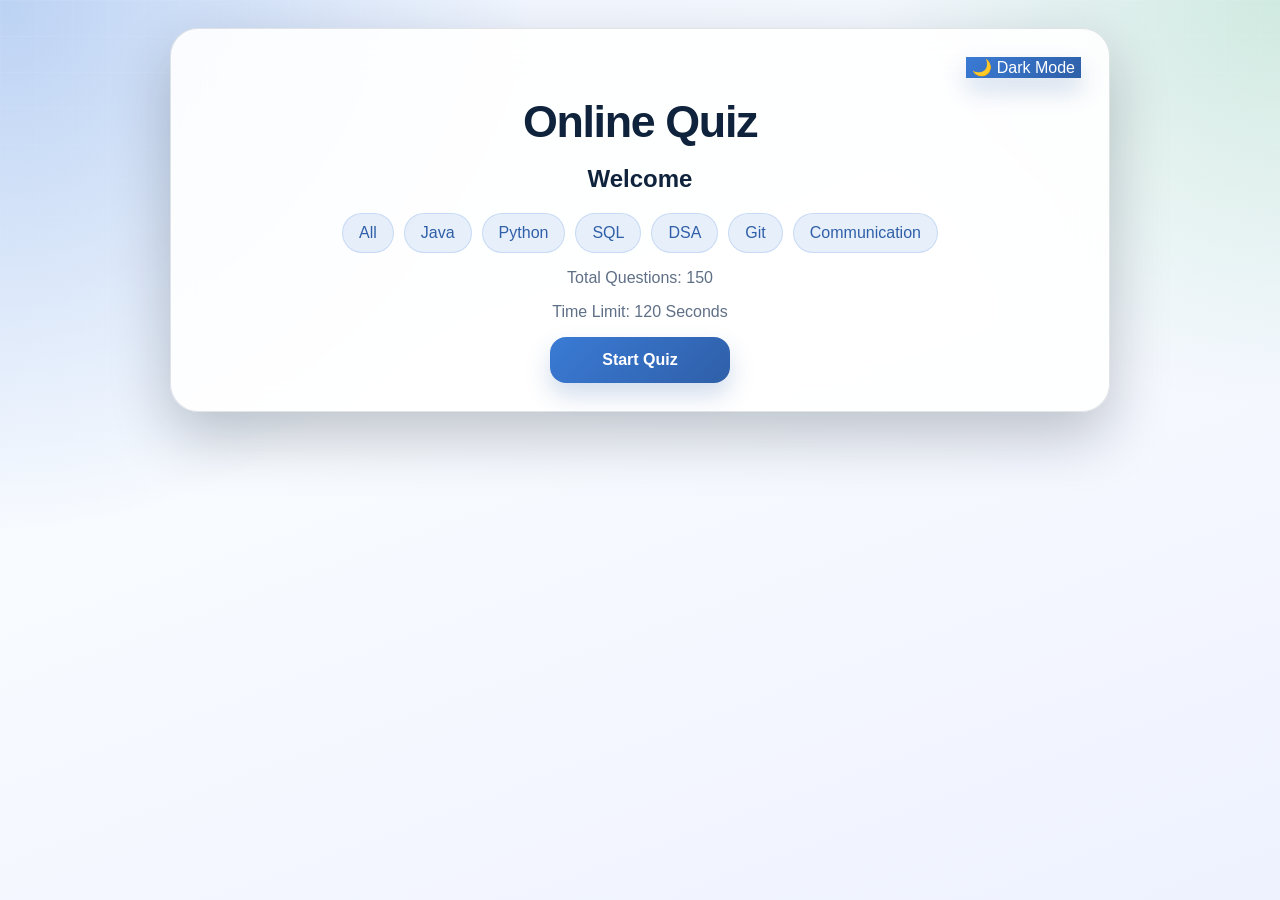
<file: index.html>
<!DOCTYPE html>
<html lang="en">

<head>

    <meta charset="UTF-8">

    <meta name="viewport"
          content="width=device-width, initial-scale=1.0">

    <title> Online Quiz</title>
    <link rel="stylesheet" href="css/style.css">

</head>

<body class="quiz-page">

<div class="container">

    <div class="dark-toggle">

        <button onclick="toggleDarkMode()">
            🌙 Dark Mode
        </button>

    </div>

    <h1> Online Quiz</h1>

    <!-- START SCREEN -->

    <div id="start-screen">

        <h2>Welcome</h2>
<div id="categories">

<button onclick="filterQuestions('All')">
All
</button>

<button onclick="filterQuestions('Java')">
Java
</button>

<button onclick="filterQuestions('Python')">
Python
</button>

<button onclick="filterQuestions('SQL')">
SQL
</button>

<button onclick="filterQuestions('DSA')">
DSA
</button>

<button onclick="filterQuestions('Git')">
Git
</button>

<button onclick="filterQuestions('Communication')">
Communication
</button>

</div>
        <p>Total Questions:
            <span id="total-questions"></span>
        </p>

        <p>Time Limit: 120 Seconds</p>

        <button id="start-btn">
            Start Quiz
        </button>

    </div>

    <!-- QUIZ SCREEN -->

    <div id="quiz-screen" style="display:none;">

        <div class="top-bar">

            <div id="timer">
                ⏰ 120
            </div>

            <div id="score">
                🏆 Score: 0
            </div>

            <div id="high-score">
                ⭐ High Score: 0
            </div>

        </div>

        <div id="progress-container">

            <div id="progress-bar"></div>

        </div>

        <div id="category"></div>

        <h2 id="question"></h2>

        <div id="options"></div>

        <div class="controls">

            <button id="prev-btn">
                Previous
            </button>

            <button id="skip-btn">
                Skip
            </button>

            <button id="next-btn">
                Next
            </button>

            <button id="finish-btn">
                Finish Quiz
            </button>

        </div>

    </div>

    <!-- RESULT SCREEN -->

    <div id="result-screen" style="display:none;">

        <h2>Quiz Finished 🎉</h2>

        <h1 id="final-score"></h1>

        <p id="percentage"></p>

        <p id="correct-count"></p>

        <p id="wrong-count"></p>

        <p id="attempted"></p>

        <p id="performance"></p>

        <button id="restart-btn">
            Restart Quiz
        </button>

    </div>

</div>

<script src="js/questions.js"></script>
<script src="js/quiz.js"></script>
</body>
</html>
</file>
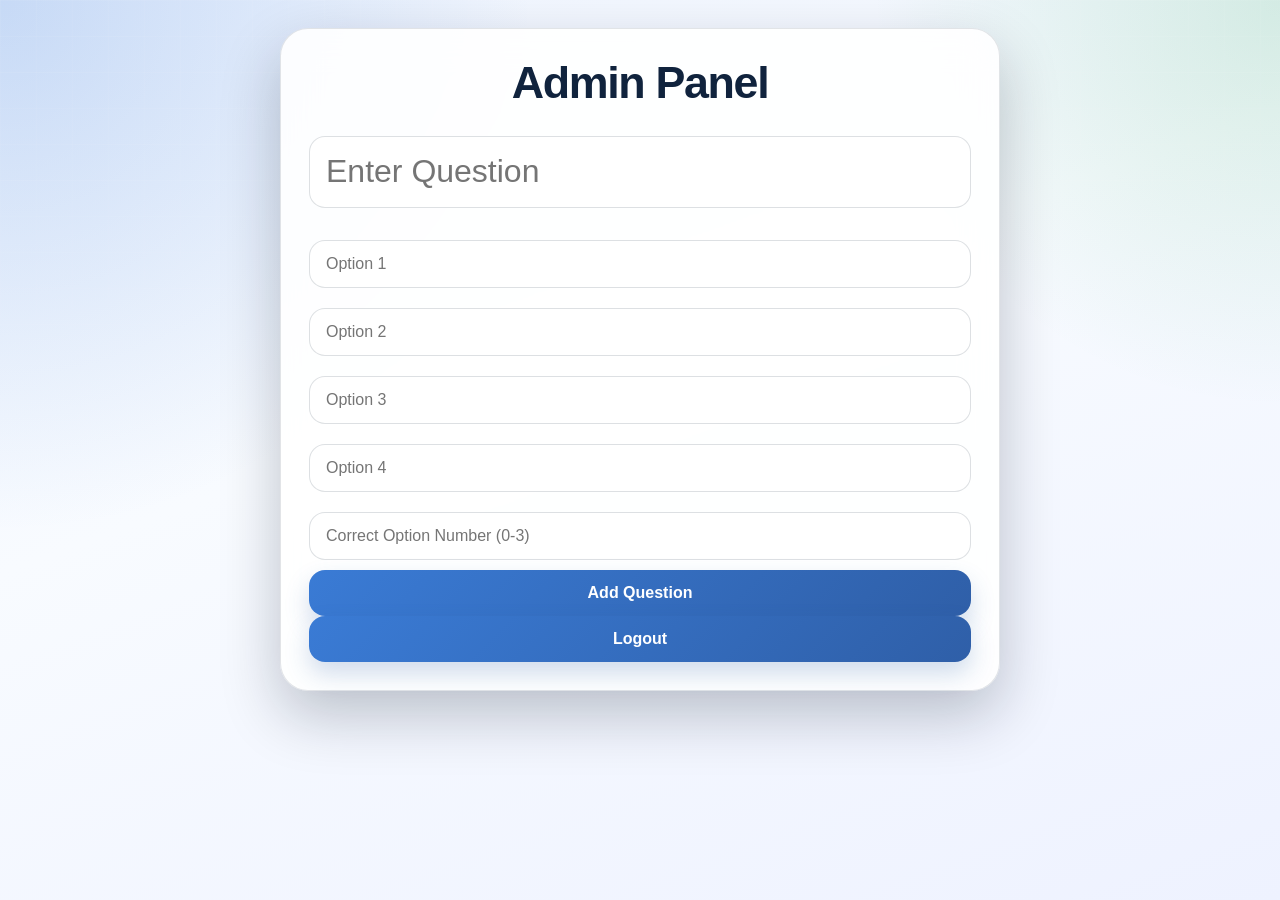
<file: admin.html>
<!DOCTYPE html>
<html lang="en">
<head>
    <meta charset="UTF-8">
    <meta name="viewport" content="width=device-width, initial-scale=1.0">
    <title>Admin Panel</title>
    <link rel="stylesheet" href="css/style.css">
</head>
<body class="admin-page">

<div class="container">
    <h1>Admin Panel</h1>

    <input type="text" id="question" placeholder="Enter Question">

    <input type="text" id="option1" placeholder="Option 1">
    <input type="text" id="option2" placeholder="Option 2">
    <input type="text" id="option3" placeholder="Option 3">
    <input type="text" id="option4" placeholder="Option 4">

    <input type="number" id="answer" placeholder="Correct Option Number (0-3)">

    <button onclick="addQuestion()">Add Question</button>
    <button onclick="logout()">
Logout
</button>
</div>

<script src="js/admin.js"></script>

</body>
</html>
</file>
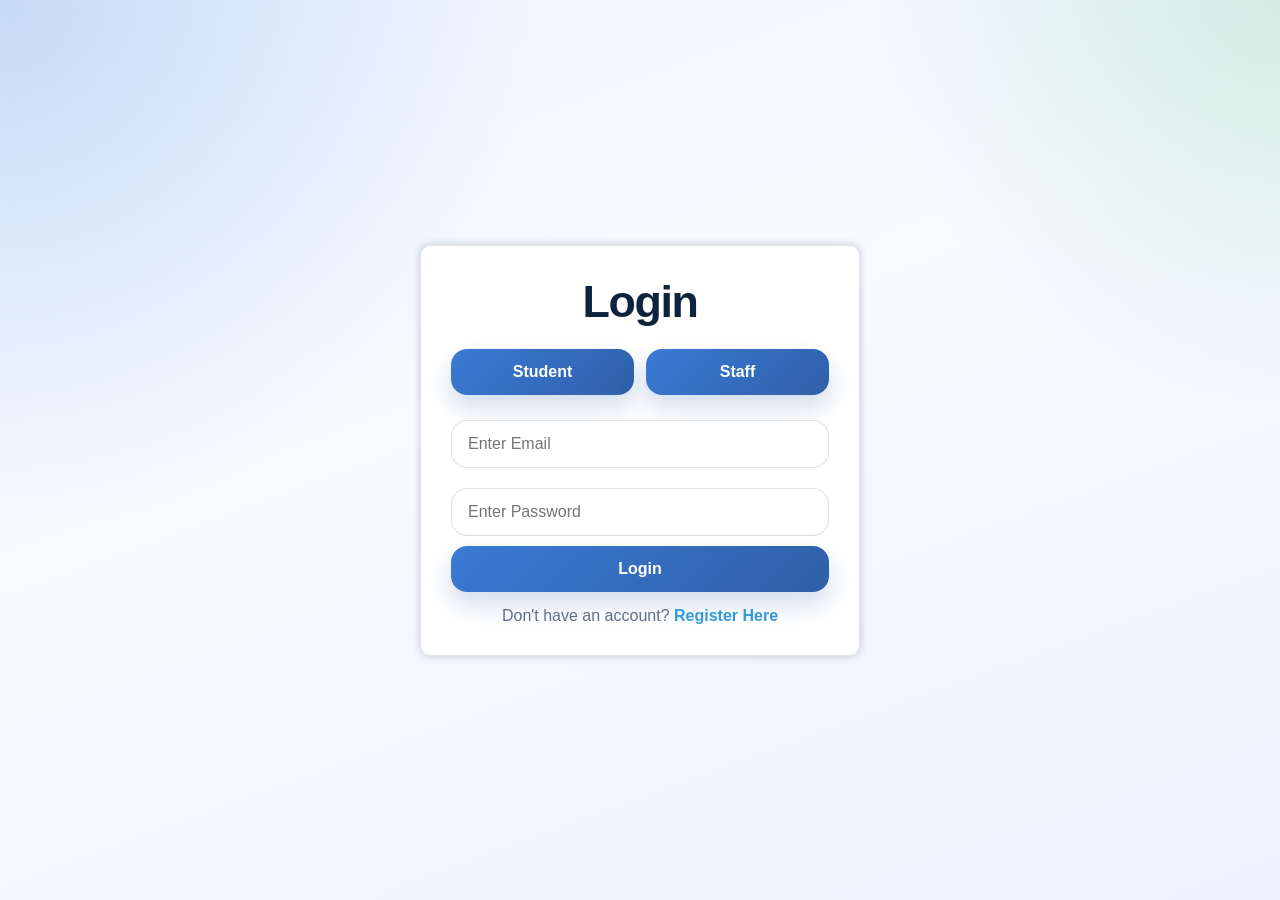
<file: login.html>
<!DOCTYPE html>
<html lang="en">

<head>

<meta charset="UTF-8">
<meta name="viewport"
content="width=device-width, initial-scale=1.0">

<title>Login</title>

<link rel="stylesheet"
href="css/style.css">

<style>

body{
font-family:Arial;
background:#f4f4f4;
display:flex;
justify-content:center;
align-items:center;
height:100vh;
}

.auth-box{
width:400px;
background:white;
padding:30px;
border-radius:10px;
box-shadow:0 0 10px rgba(0,0,0,0.2);
}

h1{
text-align:center;
margin-bottom:20px;
}

input{
width:100%;
padding:12px;
margin:10px 0;
border:1px solid #ccc;
border-radius:5px;
}

button{
width:100%;
padding:12px;
border:none;
background:#3498db;
color:white;
border-radius:5px;
cursor:pointer;
font-size:16px;
}

button:hover{
opacity:0.9;
}

.link{
text-align:center;
margin-top:15px;
}

a{
text-decoration:none;
color:#3498db;
}

.role-select{
display:flex;
gap:10px;
margin-bottom:15px;
}

.role-select button{
flex:1;
}

.student-btn{
background:#27ae60;
}

.staff-btn{
background:#8e44ad;
}

</style>

</head>

<body class="auth-page">

<div class="auth-box">

<h1>Login</h1>

<div class="role-select">

<button class="student-btn"
onclick="setRole('student')">

Student

</button>

<button class="staff-btn"
onclick="setRole('staff')">

Staff

</button>

</div>

<input type="email"
id="email"
placeholder="Enter Email">

<input type="password"
id="password"
placeholder="Enter Password">

<button onclick="login()">
Login
</button>

<div class="link">

Don't have an account?

<a href="register.html">
Register Here
</a>

</div>

</div>

<script src="js/login.js"></script>

</body>
</html>
</file>
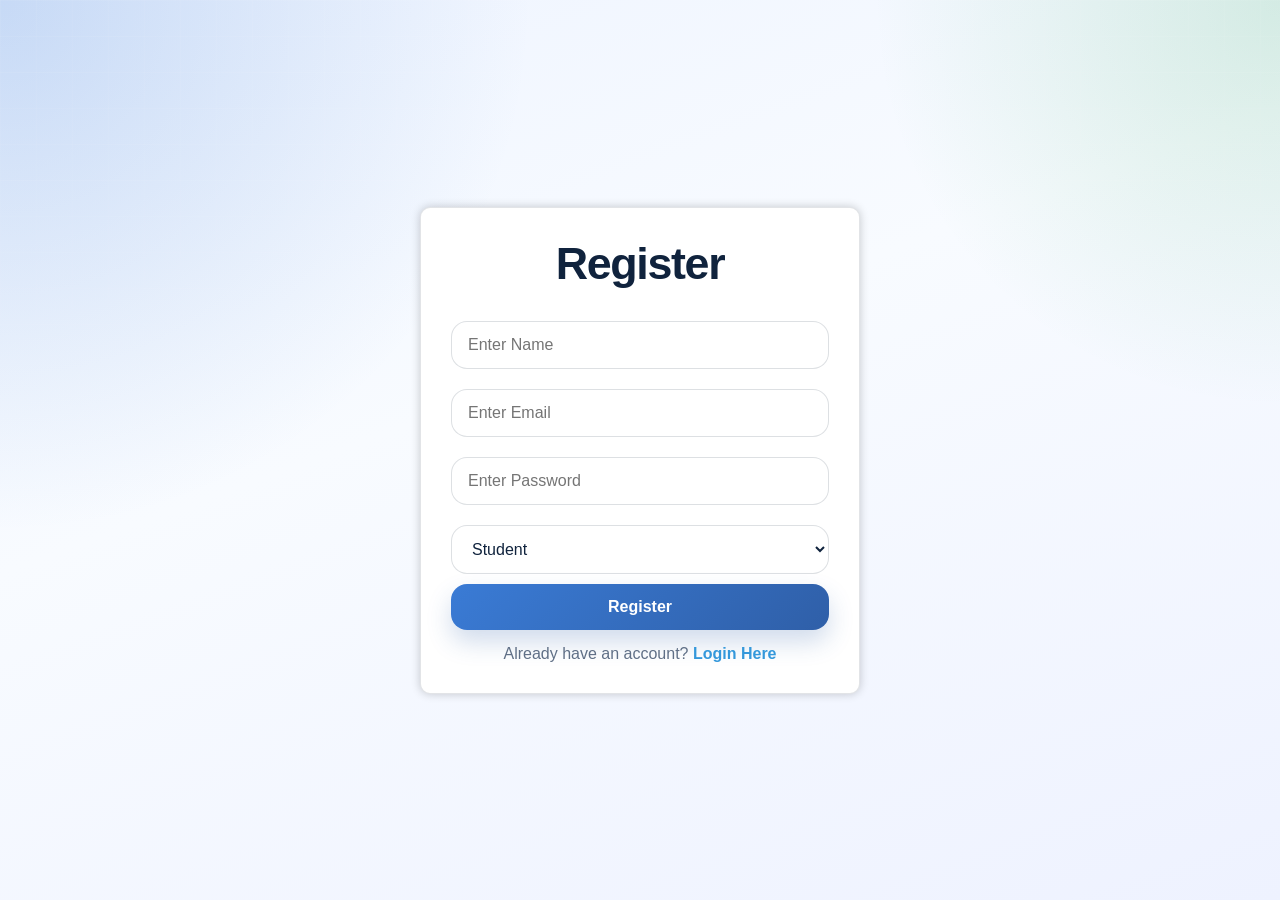
<file: register.html>
<!DOCTYPE html>
<html lang="en">

<head>

<meta charset="UTF-8">
<meta name="viewport"
content="width=device-width, initial-scale=1.0">

<title>Register</title>

<link rel="stylesheet"
href="css/style.css">

<style>

body{
font-family:Arial;
background:#f4f4f4;
display:flex;
justify-content:center;
align-items:center;
height:100vh;
}

.auth-box{
width:400px;
background:white;
padding:30px;
border-radius:10px;
box-shadow:0 0 10px rgba(0,0,0,0.2);
}

h1{
text-align:center;
margin-bottom:20px;
}

input{
width:100%;
padding:12px;
margin:10px 0;
border:1px solid #ccc;
border-radius:5px;
}

button{
width:100%;
padding:12px;
border:none;
background:#3498db;
color:white;
border-radius:5px;
cursor:pointer;
font-size:16px;
}

button:hover{
opacity:0.9;
}

.link{
text-align:center;
margin-top:15px;
}

a{
text-decoration:none;
color:#3498db;
}

select{
width:100%;
padding:12px;
margin:10px 0;
border:1px solid #ccc;
border-radius:5px;
}

</style>

</head>

<body class="auth-page">

<div class="auth-box">

<h1>Register</h1>

<input type="text"
id="name"
placeholder="Enter Name">

<input type="email"
id="email"
placeholder="Enter Email">

<input type="password"
id="password"
placeholder="Enter Password">

<select id="role">

<option value="student">
Student
</option>

<option value="staff">
Staff
</option>

</select>

<button onclick="register()">
Register
</button>

<div class="link">

Already have an account?

<a href="login.html">
Login Here
</a>

</div>

</div>

<script src="js/register.js"></script>

</body>
</html>
</file>
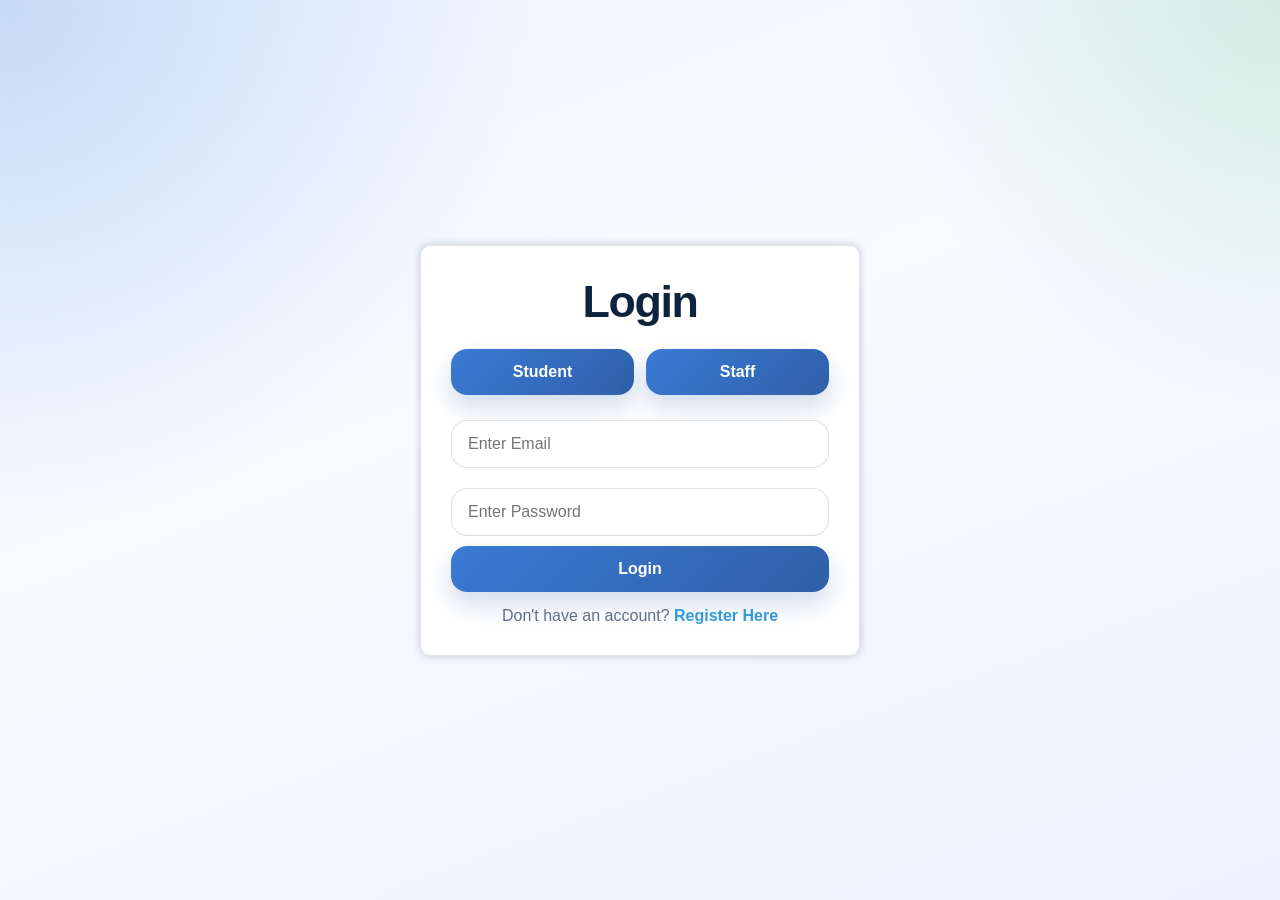
<file: result.html>
<!DOCTYPE html>
<html lang="en">

<head>

<meta charset="UTF-8">

<meta name="viewport"
content="width=device-width, initial-scale=1.0">

<title>Quiz Result</title>

<link rel="stylesheet"
href="css/style.css">

<style>

*{
margin:0;
padding:0;
box-sizing:border-box;
}

body{
font-family:Arial,sans-serif;
background:#f4f4f4;
transition:0.4s;
}

body.dark{
background:#121212;
color:white;
}

.container{
width:90%;
max-width:750px;
margin:40px auto;
background:white;
padding:30px;
border-radius:12px;
box-shadow:0 0 10px rgba(0,0,0,0.2);
text-align:center;
transition:0.4s;
}

body.dark .container{
background:#1f1f1f;
color:white;
}

.top-bar{
display:flex;
justify-content:space-between;
align-items:center;
margin-bottom:20px;
flex-wrap:wrap;
}

button{
padding:12px 20px;
border:none;
border-radius:8px;
cursor:pointer;
font-size:15px;
margin:10px;
}

.play-btn{
background:green;
color:white;
}

.logout-btn{
background:#e74c3c;
color:white;
}

.dark-btn{
background:#2c3e50;
color:white;
}

.result-box{
margin-top:20px;
padding:25px;
background:#f9f9f9;
border-radius:10px;
}

body.dark .result-box{
background:#2b2b2b;
}

.result-box p{
margin:15px 0;
font-size:18px;
}

.score{
font-size:45px;
font-weight:bold;
color:green;
margin:20px 0;
}

.performance{
font-size:24px;
font-weight:bold;
margin-top:20px;
}

.mode-box{
display:inline-block;
background:#3498db;
color:white;
padding:10px 20px;
border-radius:20px;
margin-top:10px;
font-weight:bold;
}

.stats{
display:grid;
grid-template-columns:1fr 1fr;
gap:15px;
margin-top:20px;
}

.stat-card{
background:white;
padding:20px;
border-radius:10px;
box-shadow:0 0 5px rgba(0,0,0,0.1);
}

body.dark .stat-card{
background:#3a3a3a;
}

.stat-card h3{
margin-bottom:10px;
}

@media(max-width:600px){

.stats{
grid-template-columns:1fr;
}

}

</style>

</head>

<body class="result-page">

<div class="container">

<div class="top-bar">

<button class="dark-btn"
onclick="toggleDarkMode()">

🌙 Dark Mode

</button>

<button class="logout-btn"
onclick="logout()">

Logout

</button>

</div>

<h1>Quiz Result 🎉</h1>

<div class="result-box">

<h2 id="student-name"></h2>

<h3 id="student-email"></h3>

<div class="mode-box"
id="mode">

</div>

<div class="score"
id="score">

</div>

<div class="stats">

<div class="stat-card">

<h3>Percentage</h3>

<p id="percentage"></p>

</div>

<div class="stat-card">

<h3>Correct Answers</h3>

<p id="correct"></p>

</div>

<div class="stat-card">

<h3>Wrong Answers</h3>

<p id="wrong"></p>

</div>

<div class="stat-card">

<h3>Attempted</h3>

<p id="attempted"></p>

</div>

<div class="stat-card">

<h3>High Score</h3>

<p id="high-score"></p>

</div>

<div class="stat-card">

<h3>Performance</h3>

<p class="performance"
id="performance">

</p>

</div>

</div>

</div>

<a href="index.html">

<button class="play-btn">

Play Again

</button>

</a>

</div>

<script src="js/result.js"></script>

</body>
</html>
</file>
<file: css/style.css>
:root {
    --bg-1: #07111f;
    --bg-2: #102846;
    --surface: rgba(255, 255, 255, 0.9);
    --surface-strong: #ffffff;
    --surface-soft: rgba(255, 255, 255, 0.72);
    --text: #10233d;
    --muted: #5f6f86;
    --primary: #3a7bd5;
    --primary-strong: #2f5fa8;
    --success: #1f9d55;
    --danger: #d64545;
    --warning: #f59e0b;
    --border: rgba(16, 35, 61, 0.12);
    --shadow: 0 24px 60px rgba(6, 18, 33, 0.24);
}

* {
    box-sizing: border-box;
}

html {
    min-height: 100%;
}

body {
    margin: 0;
    min-height: 100vh;
    font-family: "Trebuchet MS", "Segoe UI", sans-serif;
    color: var(--text);
    background:
        radial-gradient(circle at top left, rgba(58, 123, 213, 0.28), transparent 34%),
        radial-gradient(circle at top right, rgba(31, 157, 85, 0.18), transparent 26%),
        linear-gradient(160deg, #eef4ff 0%, #f8fbff 42%, #eef2ff 100%);
    background-attachment: fixed;
}

body::before {
    content: "";
    position: fixed;
    inset: 0;
    pointer-events: none;
    background-image:
        linear-gradient(rgba(255, 255, 255, 0.22) 1px, transparent 1px),
        linear-gradient(90deg, rgba(255, 255, 255, 0.18) 1px, transparent 1px);
    background-size: 36px 36px;
    mask-image: linear-gradient(to bottom, rgba(0, 0, 0, 0.7), transparent 92%);
    opacity: 0.45;
}

body.dark {
    color: #e7edf8;
    background:
        radial-gradient(circle at top left, rgba(58, 123, 213, 0.28), transparent 34%),
        radial-gradient(circle at top right, rgba(31, 157, 85, 0.18), transparent 26%),
        linear-gradient(160deg, #07111f 0%, #0d1730 48%, #101c3b 100%);
}

body.dark::before {
    opacity: 0.2;
}

body.auth-page {
    display: grid;
    place-items: center;
    padding: 24px;
}

body.result-page,
body.quiz-page,
body.admin-page {
    padding: 28px 16px 40px;
}

.container,
.auth-box {
    position: relative;
    z-index: 1;
    background: var(--surface);
    border: 1px solid var(--border);
    box-shadow: var(--shadow);
    backdrop-filter: blur(18px);
}

body.dark .container,
body.dark .auth-box {
    background: rgba(13, 23, 48, 0.88);
    border-color: rgba(255, 255, 255, 0.1);
}

.container {
    width: min(100%, 940px);
    margin: 0 auto;
    padding: 28px;
    border-radius: 28px;
}

.auth-box {
    width: min(100%, 440px);
    margin: 0 auto;
    padding: 32px;
    border-radius: 28px;
}

h1,
h2,
h3 {
    margin-top: 0;
    color: inherit;
}

h1 {
    text-align: center;
    font-size: clamp(2rem, 4vw, 2.8rem);
    letter-spacing: -0.03em;
    margin-bottom: 18px;
}

.auth-box h1 {
    margin-bottom: 22px;
}

.dark-toggle {
    display: flex;
    justify-content: flex-end;
    margin-bottom: 18px;
}

.dark-toggle button,
#start-btn,
#restart-btn,
.controls button,
.auth-box button,
#categories button,
.play-btn,
.logout-btn,
.dark-btn,
.student-btn,
.staff-btn,
.admin-page button {
    border: none;
    cursor: pointer;
    transition: transform 0.18s ease, box-shadow 0.18s ease, opacity 0.18s ease, background 0.18s ease;
    font: inherit;
}

button:hover {
    transform: translateY(-1px);
}

button:active {
    transform: translateY(0);
}

.dark-toggle button,
.controls button,
.auth-box button,
#start-btn,
#restart-btn,
.play-btn,
.logout-btn,
.dark-btn,
.student-btn,
.staff-btn,
.admin-page button {
    color: #fff;
    background: linear-gradient(135deg, var(--primary), var(--primary-strong));
    box-shadow: 0 12px 24px rgba(47, 95, 168, 0.22);
}

.logout-btn {
    background: linear-gradient(135deg, #ef6b68, #c93b3b);
}

.dark-btn {
    background: linear-gradient(135deg, #24364f, #111d2f);
}

.play-btn {
    display: inline-block;
    text-decoration: none;
    padding: 14px 24px;
    border-radius: 16px;
    margin-top: 22px;
}

.auth-box input,
.auth-box select,
.admin-page input,
.admin-page select,
.container input,
.container select {
    width: 100%;
    padding: 14px 16px;
    margin: 10px 0;
    border: 1px solid rgba(16, 35, 61, 0.14);
    border-radius: 16px;
    background: rgba(255, 255, 255, 0.9);
    color: var(--text);
    font: inherit;
    outline: none;
}

body.dark .auth-box input,
body.dark .auth-box select,
body.dark .admin-page input,
body.dark .admin-page select,
body.dark .container input,
body.dark .container select {
    background: rgba(255, 255, 255, 0.06);
    border-color: rgba(255, 255, 255, 0.12);
    color: #e7edf8;
}

.auth-box input:focus,
.auth-box select:focus,
.admin-page input:focus,
.admin-page select:focus,
.container input:focus,
.container select:focus {
    border-color: rgba(58, 123, 213, 0.55);
    box-shadow: 0 0 0 4px rgba(58, 123, 213, 0.12);
}

.link {
    text-align: center;
    margin-top: 18px;
    color: var(--muted);
}

a {
    color: var(--primary-strong);
    text-decoration: none;
    font-weight: 700;
}

a:hover {
    text-decoration: underline;
}

.role-select {
    display: grid;
    grid-template-columns: repeat(2, minmax(0, 1fr));
    gap: 12px;
    margin-bottom: 8px;
}

.student-btn {
    background: linear-gradient(135deg, #1f9d55, #117741);
}

.staff-btn {
    background: linear-gradient(135deg, #8e44ad, #6b2d87);
}

#categories {
    display: flex;
    flex-wrap: wrap;
    justify-content: center;
    gap: 10px;
    margin: 18px 0 12px;
}

#categories button {
    width: auto;
    padding: 10px 16px;
    border-radius: 999px;
    background: rgba(58, 123, 213, 0.12);
    color: var(--primary-strong);
    border: 1px solid rgba(58, 123, 213, 0.18);
    box-shadow: none;
}

#categories button:hover {
    background: rgba(58, 123, 213, 0.2);
}

#start-screen,
#result-screen {
    text-align: center;
}

#start-screen p,
.result-box p,
.top-bar div,
.mode-box {
    color: var(--muted);
}

.top-bar {
    display: grid;
    grid-template-columns: repeat(auto-fit, minmax(160px, 1fr));
    gap: 12px;
    margin-bottom: 18px;
}

.top-bar div {
    padding: 14px 16px;
    border-radius: 18px;
    background: rgba(255, 255, 255, 0.55);
    border: 1px solid rgba(16, 35, 61, 0.08);
    text-align: center;
    font-weight: 700;
}

body.dark .top-bar div {
    background: rgba(255, 255, 255, 0.05);
    border-color: rgba(255, 255, 255, 0.08);
}

#progress-container {
    width: 100%;
    height: 14px;
    background: rgba(16, 35, 61, 0.1);
    border-radius: 999px;
    overflow: hidden;
    margin-bottom: 20px;
}

#progress-bar {
    height: 100%;
    width: 0%;
    border-radius: inherit;
    background: linear-gradient(90deg, #22c55e, #3a7bd5);
    transition: width 0.3s ease;
}

#category {
    display: inline-flex;
    align-items: center;
    gap: 8px;
    padding: 8px 14px;
    margin-bottom: 12px;
    border-radius: 999px;
    background: rgba(245, 158, 11, 0.14);
    color: #9a5a00;
    font-weight: 700;
}

body.dark #category {
    color: #ffd08a;
    background: rgba(245, 158, 11, 0.18);
}

#question {
    margin: 10px 0 22px;
    font-size: clamp(1.35rem, 2.6vw, 2rem);
    line-height: 1.3;
}

#options {
    display: grid;
    gap: 12px;
}

#options button {
    width: 100%;
    padding: 16px 18px;
    border-radius: 18px;
    text-align: left;
    background: rgba(58, 123, 213, 0.12);
    color: var(--text);
    border: 1px solid rgba(58, 123, 213, 0.15);
}

#options button:hover {
    background: rgba(58, 123, 213, 0.2);
}

.correct {
    background: rgba(31, 157, 85, 0.16) !important;
    border-color: rgba(31, 157, 85, 0.38) !important;
    color: #11653b !important;
}

.wrong {
    background: rgba(214, 69, 69, 0.16) !important;
    border-color: rgba(214, 69, 69, 0.38) !important;
    color: #9d2424 !important;
}

.controls {
    display: grid;
    grid-template-columns: repeat(4, minmax(0, 1fr));
    gap: 12px;
    margin-top: 22px;
}

.controls button,
#start-btn,
#restart-btn,
.auth-box button,
.admin-page button {
    width: 100%;
    padding: 14px 16px;
    border-radius: 16px;
    font-weight: 700;
}

#start-btn,
#restart-btn {
    display: inline-block;
    width: auto;
    min-width: 180px;
}

.result-box {
    margin-top: 18px;
    padding: 24px;
    border-radius: 22px;
    background: rgba(255, 255, 255, 0.58);
    border: 1px solid rgba(16, 35, 61, 0.08);
}

body.dark .result-box {
    background: rgba(255, 255, 255, 0.04);
}

.score {
    font-size: clamp(2.4rem, 6vw, 3.4rem);
    font-weight: 800;
    color: var(--success);
    margin: 10px 0 16px;
}

.mode-box {
    display: inline-flex;
    align-items: center;
    justify-content: center;
    padding: 10px 16px;
    border-radius: 999px;
    background: rgba(58, 123, 213, 0.14);
    color: var(--primary-strong);
    font-weight: 700;
    margin: 8px 0 2px;
}

.stats {
    display: grid;
    grid-template-columns: repeat(2, minmax(0, 1fr));
    gap: 14px;
    margin-top: 22px;
}

.stat-card {
    padding: 18px;
    border-radius: 20px;
    background: rgba(255, 255, 255, 0.78);
    border: 1px solid rgba(16, 35, 61, 0.08);
    box-shadow: 0 12px 24px rgba(16, 35, 61, 0.06);
}

body.dark .stat-card {
    background: rgba(255, 255, 255, 0.05);
    border-color: rgba(255, 255, 255, 0.08);
}

.stat-card h3 {
    margin-bottom: 10px;
    font-size: 1rem;
}

.performance {
    font-size: 1.2rem;
    font-weight: 700;
    color: var(--primary-strong);
}

.admin-page .container {
    max-width: 720px;
}

@media (max-width: 720px) {
    .container,
    .auth-box {
        padding: 22px;
        border-radius: 22px;
    }

    .controls,
    .stats {
        grid-template-columns: 1fr;
    }

    #start-btn,
    #restart-btn {
        width: 100%;
    }
}

body.auth-page {
    display: grid;
    place-items: center;
    padding: 24px;
}

body.auth-page .auth-box {
    width: min(100%, 440px);
}

body.auth-page .auth-box h1 {
    margin-bottom: 22px;
}

body.auth-page .auth-box input,
body.auth-page .auth-box select {
    width: 100%;
    padding: 14px 16px;
    margin: 10px 0;
    border: 1px solid rgba(16, 35, 61, 0.14);
    border-radius: 16px;
    background: rgba(255, 255, 255, 0.9);
    color: var(--text);
    font: inherit;
    outline: none;
}

body.dark.auth-page .auth-box input,
body.dark.auth-page .auth-box select {
    background: rgba(255, 255, 255, 0.06);
    border-color: rgba(255, 255, 255, 0.12);
    color: #e7edf8;
}

body.auth-page .auth-box button,
body.auth-page .auth-box .student-btn,
body.auth-page .auth-box .staff-btn {
    width: 100%;
    padding: 14px 16px;
    border-radius: 16px;
}

body.auth-page .role-select {
    display: grid;
    grid-template-columns: repeat(2, minmax(0, 1fr));
    gap: 12px;
}

body.quiz-page .container {
    width: min(100%, 940px);
    margin: 0 auto;
    padding: 28px;
    border-radius: 28px;
}

body.quiz-page .dark-toggle {
    display: flex;
    justify-content: flex-end;
    margin-bottom: 18px;
}

body.quiz-page .top-bar {
    display: grid;
    grid-template-columns: repeat(auto-fit, minmax(160px, 1fr));
    gap: 12px;
    margin-bottom: 18px;
}

body.quiz-page .top-bar div {
    padding: 14px 16px;
    border-radius: 18px;
    background: rgba(255, 255, 255, 0.55);
    border: 1px solid rgba(16, 35, 61, 0.08);
    text-align: center;
    font-weight: 700;
}

body.dark.quiz-page .top-bar div {
    background: rgba(255, 255, 255, 0.05);
    border-color: rgba(255, 255, 255, 0.08);
}

body.quiz-page #categories {
    display: flex;
    flex-wrap: wrap;
    justify-content: center;
    gap: 10px;
    margin: 18px 0 12px;
}

body.quiz-page #categories button {
    width: auto;
    padding: 10px 16px;
    border-radius: 999px;
    background: rgba(58, 123, 213, 0.12);
    color: var(--primary-strong);
    border: 1px solid rgba(58, 123, 213, 0.18);
    box-shadow: none;
}

body.quiz-page #categories button:hover {
    background: rgba(58, 123, 213, 0.2);
}

body.quiz-page #start-screen,
body.quiz-page #result-screen {
    text-align: center;
}

body.quiz-page #progress-container {
    width: 100%;
    height: 14px;
    background: rgba(16, 35, 61, 0.1);
    border-radius: 999px;
    overflow: hidden;
    margin-bottom: 20px;
}

body.quiz-page #progress-bar {
    height: 100%;
    width: 0%;
    border-radius: inherit;
    background: linear-gradient(90deg, #22c55e, #3a7bd5);
    transition: width 0.3s ease;
}

body.quiz-page #category {
    display: inline-flex;
    align-items: center;
    gap: 8px;
    padding: 8px 14px;
    margin-bottom: 12px;
    border-radius: 999px;
    background: rgba(245, 158, 11, 0.14);
    color: #9a5a00;
    font-weight: 700;
}

body.dark.quiz-page #category {
    color: #ffd08a;
    background: rgba(245, 158, 11, 0.18);
}

body.quiz-page #question {
    margin: 10px 0 22px;
    font-size: clamp(1.35rem, 2.6vw, 2rem);
    line-height: 1.3;
}

body.quiz-page #options {
    display: grid;
    gap: 12px;
}

body.quiz-page #options button {
    width: 100%;
    padding: 16px 18px;
    border-radius: 18px;
    text-align: left;
    background: rgba(58, 123, 213, 0.12);
    color: var(--text);
    border: 1px solid rgba(58, 123, 213, 0.15);
}

body.quiz-page #options button:hover {
    background: rgba(58, 123, 213, 0.2);
}

body.quiz-page .controls {
    display: grid;
    grid-template-columns: repeat(4, minmax(0, 1fr));
    gap: 12px;
    margin-top: 22px;
}

body.quiz-page .controls button,
body.quiz-page #start-btn,
body.quiz-page #restart-btn {
    width: 100%;
    padding: 14px 16px;
    border-radius: 16px;
    font-weight: 700;
}

body.quiz-page #start-btn,
body.quiz-page #restart-btn {
    display: inline-block;
    width: auto;
    min-width: 180px;
}

body.quiz-page .result-box {
    margin-top: 18px;
    padding: 24px;
    border-radius: 22px;
    background: rgba(255, 255, 255, 0.58);
    border: 1px solid rgba(16, 35, 61, 0.08);
}

body.dark.quiz-page .result-box {
    background: rgba(255, 255, 255, 0.04);
}

body.quiz-page .score {
    font-size: clamp(2.4rem, 6vw, 3.4rem);
    font-weight: 800;
    color: var(--success);
    margin: 10px 0 16px;
}

body.quiz-page .mode-box {
    display: inline-flex;
    align-items: center;
    justify-content: center;
    padding: 10px 16px;
    border-radius: 999px;
    background: rgba(58, 123, 213, 0.14);
    color: var(--primary-strong);
    font-weight: 700;
    margin: 8px 0 2px;
}

body.quiz-page .stats {
    display: grid;
    grid-template-columns: repeat(2, minmax(0, 1fr));
    gap: 14px;
    margin-top: 22px;
}

body.quiz-page .stat-card {
    padding: 18px;
    border-radius: 20px;
    background: rgba(255, 255, 255, 0.78);
    border: 1px solid rgba(16, 35, 61, 0.08);
    box-shadow: 0 12px 24px rgba(16, 35, 61, 0.06);
}

body.dark.quiz-page .stat-card {
    background: rgba(255, 255, 255, 0.05);
    border-color: rgba(255, 255, 255, 0.08);
}

body.quiz-page .performance {
    font-size: 1.2rem;
    font-weight: 700;
    color: var(--primary-strong);
}

body.admin-page .container {
    max-width: 720px;
}

body.quiz-page,
body.result-page,
body.auth-page,
body.admin-page {
    min-height: 100vh;
    font-family: "Trebuchet MS", "Segoe UI", sans-serif;
    color: var(--text);
}

body.quiz-page {
    background:
        radial-gradient(circle at top left, rgba(58, 123, 213, 0.28), transparent 34%),
        radial-gradient(circle at top right, rgba(31, 157, 85, 0.18), transparent 26%),
        linear-gradient(160deg, #eef4ff 0%, #f8fbff 42%, #eef2ff 100%);
    background-attachment: fixed;
}

body.result-page {
    background:
        radial-gradient(circle at top left, rgba(58, 123, 213, 0.24), transparent 34%),
        radial-gradient(circle at top right, rgba(245, 158, 11, 0.18), transparent 28%),
        linear-gradient(160deg, #eef4ff 0%, #f8fbff 42%, #eef2ff 100%);
    background-attachment: fixed;
}

body.auth-page {
    background:
        radial-gradient(circle at top left, rgba(58, 123, 213, 0.22), transparent 34%),
        radial-gradient(circle at top right, rgba(31, 157, 85, 0.16), transparent 26%),
        linear-gradient(160deg, #eef4ff 0%, #f8fbff 42%, #eef2ff 100%);
    background-attachment: fixed;
}

body.admin-page {
    background:
        radial-gradient(circle at top left, rgba(58, 123, 213, 0.22), transparent 34%),
        radial-gradient(circle at top right, rgba(31, 157, 85, 0.16), transparent 26%),
        linear-gradient(160deg, #eef4ff 0%, #f8fbff 42%, #eef2ff 100%);
    background-attachment: fixed;
}

body.dark.quiz-page,
body.dark.result-page,
body.dark.auth-page,
body.dark.admin-page {
    color: #e7edf8;
    background:
        radial-gradient(circle at top left, rgba(58, 123, 213, 0.28), transparent 34%),
        radial-gradient(circle at top right, rgba(31, 157, 85, 0.18), transparent 26%),
        linear-gradient(160deg, #07111f 0%, #0d1730 48%, #101c3b 100%);
}
</file>
